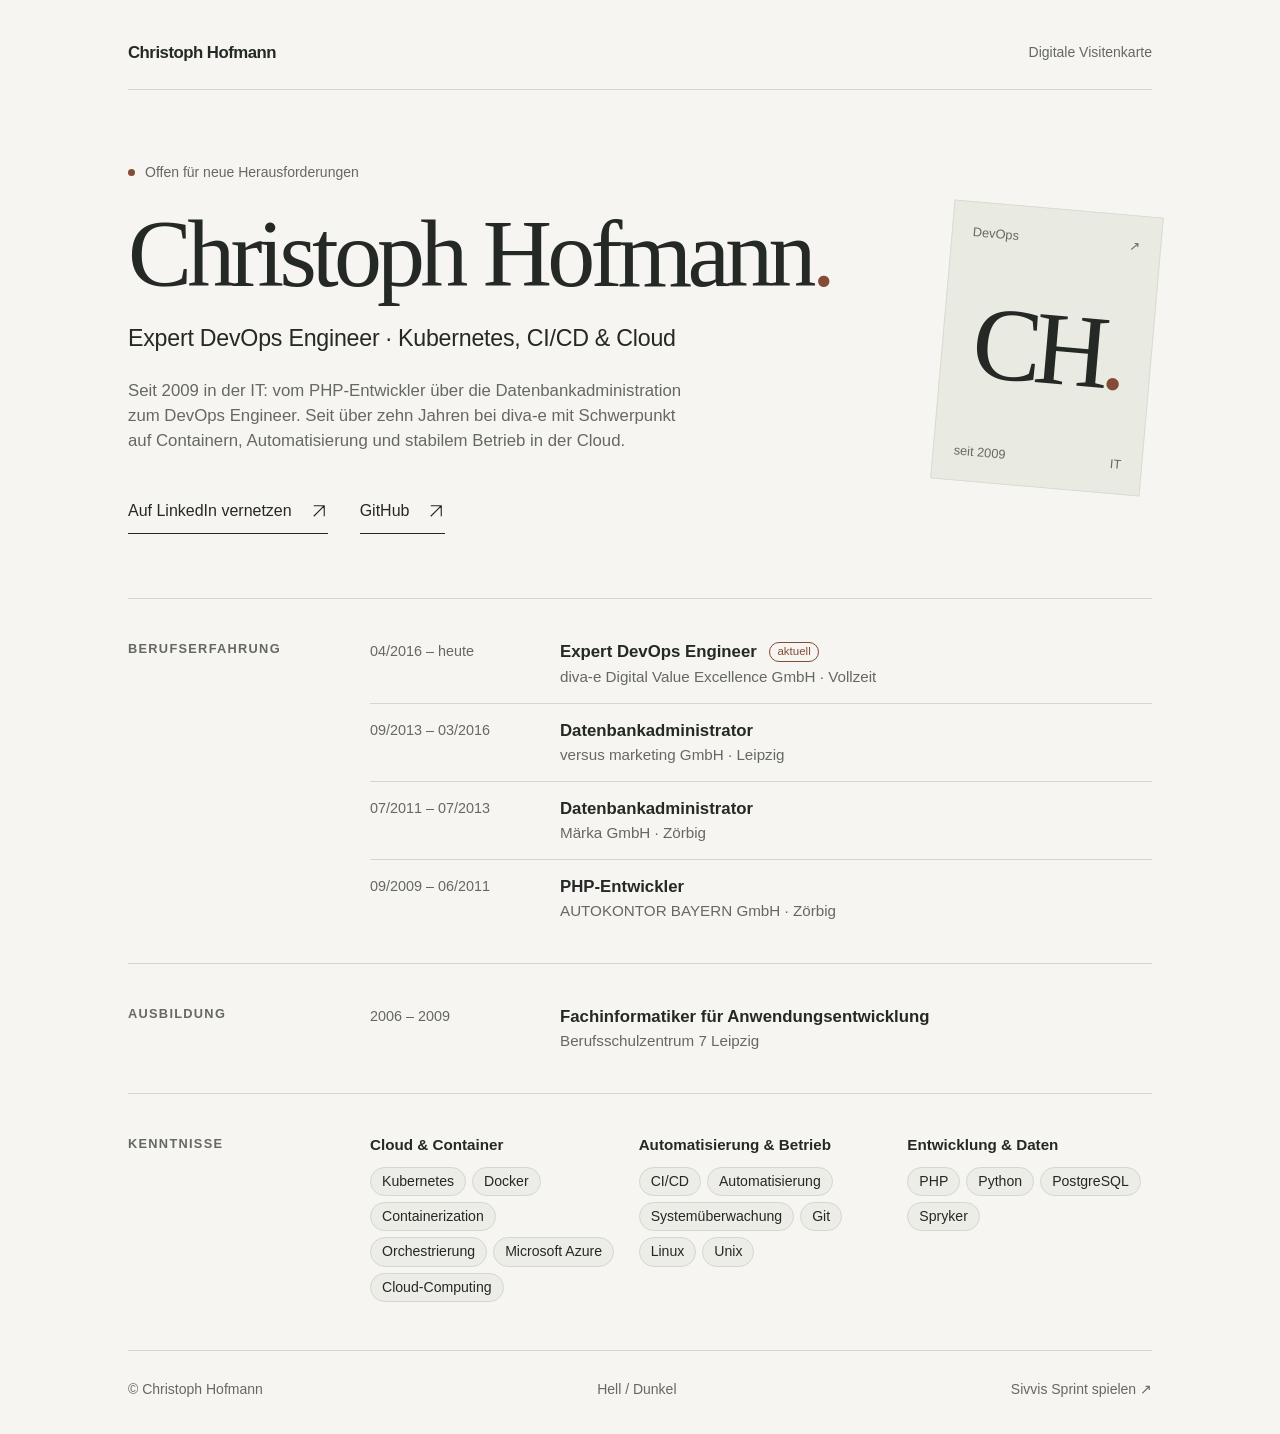
<file: index.html>
<!doctype html>
<html lang="de">
<head>
  <meta charset="utf-8">
  <meta name="viewport" content="width=device-width, initial-scale=1">
  <meta name="theme-color" content="#f6f5f1">
  <meta name="description" content="Christoph Hofmann – Expert DevOps Engineer. Kubernetes, CI/CD, Azure, Automatisierung. Seit 2009 in der IT.">
  <meta property="og:title" content="Christoph Hofmann – Expert DevOps Engineer">
  <meta property="og:description" content="Kubernetes, CI/CD, Azure und Automatisierung. Seit 2009 in der IT.">
  <meta property="og:type" content="profile">
  <meta property="og:url" content="https://itssivvis.github.io/">
  <title>Christoph Hofmann – DevOps Engineer</title>
  <link rel="icon" type="image/svg+xml" href="data:image/svg+xml,%3Csvg xmlns='http://www.w3.org/2000/svg' viewBox='0 0 32 32'%3E%3Crect width='32' height='32' rx='7' fill='%23f6f5f1'/%3E%3Ctext x='3' y='23' font-family='Georgia,serif' font-size='19' fill='%23252925'%3ECH%3C/text%3E%3Ccircle cx='27' cy='22' r='2.5' fill='%23844b36'/%3E%3C/svg%3E">
  <style>
    :root { color-scheme: light dark; --paper: #f6f5f1; --ink: #252925; --muted: #666960; --line: #d5d7ce; --accent: #844b36; --card: #e9ebe3; --card-line: #d8dcd0; --chip: #ecede6; }
    @media (prefers-color-scheme: dark) {
      :root:not([data-theme="light"]) { --paper: #171816; --ink: #ebebe5; --muted: #a0a398; --line: #34362f; --accent: #d08a6c; --card: #23251f; --card-line: #383b33; --chip: #22241f; }
    }
    :root[data-theme="dark"] { --paper: #171816; --ink: #ebebe5; --muted: #a0a398; --line: #34362f; --accent: #d08a6c; --card: #23251f; --card-line: #383b33; --chip: #22241f; }
    * { box-sizing: border-box; }
    body { margin: 0; background: var(--paper); color: var(--ink); font-family: Arial, Helvetica, sans-serif; line-height: 1.5; -webkit-font-smoothing: antialiased; }
    a { color: inherit; }
    a:focus-visible { outline: 2px solid var(--accent); outline-offset: 5px; }
    .page { max-width: 1120px; margin: auto; padding: 40px 48px 28px; }
    .masthead { display: flex; align-items: center; justify-content: space-between; gap: 24px; padding-bottom: 24px; border-bottom: 1px solid var(--line); font-size: .875rem; }
    .wordmark { font-weight: 700; letter-spacing: -.03em; font-size: 1.05rem; }
    .caption { color: var(--muted); }

    .hero { display: grid; grid-template-columns: minmax(0, 1fr) 210px; align-items: center; gap: 48px; padding: 72px 0 64px; }
    .eyebrow { margin: 0 0 22px; font-size: .875rem; color: var(--muted); display: flex; align-items: center; gap: 10px; }
    .eyebrow::before { content: ''; width: 7px; height: 7px; border-radius: 50%; background: var(--accent); }
    h1 { margin: 0 0 18px; font-family: Georgia, 'Times New Roman', serif; font-size: clamp(3rem, 7.5vw, 6.5rem); font-weight: 400; line-height: 1.02; letter-spacing: -.05em; }
    h1 span { color: var(--accent); }
    .role { margin: 0 0 22px; font-size: clamp(1.15rem, 2vw, 1.45rem); letter-spacing: -.01em; }
    .intro { margin: 0; max-width: 560px; color: var(--muted); font-size: 1.05rem; }
    .actions { margin-top: 36px; display: flex; flex-wrap: wrap; gap: 12px 32px; }
    .connect { display: inline-flex; align-items: center; gap: 18px; min-height: 44px; padding: 10px 0; border-bottom: 1px solid var(--ink); text-decoration: none; transition: color .2s, gap .2s; }
    .connect:hover { color: var(--accent); gap: 26px; }
    .connect svg { width: 18px; height: 18px; }

    .print { margin: 0; aspect-ratio: 3 / 4; display: flex; flex-direction: column; justify-content: space-between; padding: 20px; background: var(--card); border: 1px solid var(--card-line); transform: rotate(5deg); }
    .print-top, .print-bottom { font-size: .8rem; display: flex; justify-content: space-between; color: var(--muted); }
    .monogram { font-family: Georgia, 'Times New Roman', serif; font-size: 6.5rem; line-height: .9; letter-spacing: -.07em; align-self: center; }
    .monogram span { color: var(--accent); }

    section.block { display: grid; grid-template-columns: 210px minmax(0, 1fr); gap: 32px; padding: 40px 0; border-top: 1px solid var(--line); }
    h2 { margin: 0; font-size: .8rem; font-weight: 700; text-transform: uppercase; letter-spacing: .1em; color: var(--muted); }
    ol.timeline { list-style: none; margin: 0; padding: 0; }
    .timeline li { display: grid; grid-template-columns: 170px minmax(0, 1fr); gap: 20px; padding: 14px 0; border-bottom: 1px solid var(--line); }
    .timeline li:first-child { padding-top: 0; }
    .timeline li:last-child { border-bottom: 0; padding-bottom: 0; }
    .when { color: var(--muted); font-size: .9rem; font-variant-numeric: tabular-nums; padding-top: 2px; }
    .what strong { display: block; font-size: 1.05rem; font-weight: 700; }
    .what span { color: var(--muted); font-size: .95rem; }
    .current { display: inline-block; margin-left: 8px; font-size: .72rem; font-weight: 400; font-style: normal; color: var(--accent); border: 1px solid currentColor; border-radius: 99px; padding: 0 7px; vertical-align: 2px; }

    .skills { display: grid; grid-template-columns: repeat(3, minmax(0, 1fr)); gap: 24px; }
    .skills h3 { margin: 0 0 10px; font-size: .95rem; font-weight: 700; }
    .chips { display: flex; flex-wrap: wrap; gap: 6px; margin: 0; padding: 0; list-style: none; }
    .chips li { background: var(--chip); border: 1px solid var(--line); border-radius: 99px; padding: 3px 11px; font-size: .88rem; }

    footer { display: flex; align-items: center; justify-content: space-between; flex-wrap: wrap; gap: 8px 24px; border-top: 1px solid var(--line); padding-top: 22px; margin-top: 8px; font-size: .875rem; color: var(--muted); }
    footer a { text-decoration: none; padding: 6px 0; }
    footer a:hover { color: var(--accent); }
    .theme { background: none; border: 0; color: inherit; font: inherit; cursor: pointer; padding: 6px 0; }
    .theme:hover { color: var(--accent); }

    @media (max-width: 860px) {
      .page { padding: 28px 24px 24px; }
      .hero { grid-template-columns: minmax(0, 1fr) 140px; gap: 24px; padding: 56px 0 48px; }
      .monogram { font-size: 4.2rem; }
      .print { padding: 14px; }
      section.block { grid-template-columns: 1fr; gap: 18px; }
      .skills { grid-template-columns: 1fr 1fr; }
    }
    @media (max-width: 560px) {
      .page { padding: 24px 16px; }
      .hero { grid-template-columns: 1fr; padding: 48px 0 40px; }
      .print { display: none; }
      .timeline li { grid-template-columns: 1fr; gap: 2px; }
      .skills { grid-template-columns: 1fr; }
    }
    @media (prefers-reduced-motion: reduce) { * { transition: none !important; } }
    @media print {
      :root { --paper: #fff; --ink: #000; --muted: #444; --line: #ccc; --chip: #fff; }
      .print, .theme, .actions svg { display: none; }
      .hero { grid-template-columns: 1fr; padding: 24px 0; }
      section.block { break-inside: avoid; padding: 20px 0; }
    }
  </style>
</head>
<body>
  <div class="page">
    <header class="masthead"><span class="wordmark">Christoph Hofmann</span><span class="caption">Digitale Visitenkarte</span></header>

    <main>
      <section class="hero" aria-labelledby="name">
        <div>
          <p class="eyebrow">Offen für neue Herausforderungen</p>
          <h1 id="name">Christoph Hofmann<span>.</span></h1>
          <p class="role">Expert DevOps Engineer · Kubernetes, CI/CD &amp; Cloud</p>
          <p class="intro">Seit 2009 in der IT: vom PHP-Entwickler über die Datenbankadministration zum DevOps Engineer. Seit über zehn Jahren bei diva-e mit Schwerpunkt auf Containern, Automatisierung und stabilem Betrieb in der Cloud.</p>
          <div class="actions">
            <a class="connect" href="https://www.linkedin.com/in/christoph-hofmann-973496209">Auf LinkedIn vernetzen<svg viewBox="0 0 24 24" fill="none" stroke="currentColor" stroke-width="1.5" aria-hidden="true"><path d="M5 19 19 5M5 5h14v14"/></svg></a>
            <a class="connect" href="https://github.com/itsSivvis">GitHub<svg viewBox="0 0 24 24" fill="none" stroke="currentColor" stroke-width="1.5" aria-hidden="true"><path d="M5 19 19 5M5 5h14v14"/></svg></a>
          </div>
        </div>
        <div class="print" aria-hidden="true"><div class="print-top"><span>DevOps</span><span>↗</span></div><div class="monogram">CH<span>.</span></div><div class="print-bottom"><span>seit 2009</span><span>IT</span></div></div>
      </section>

      <section class="block" aria-labelledby="exp">
        <h2 id="exp">Berufserfahrung</h2>
        <ol class="timeline">
          <li><span class="when">04/2016 – heute</span><div class="what"><strong>Expert DevOps Engineer <em class="current">aktuell</em></strong><span>diva-e Digital Value Excellence GmbH · Vollzeit</span></div></li>
          <li><span class="when">09/2013 – 03/2016</span><div class="what"><strong>Datenbankadministrator</strong><span>versus marketing GmbH · Leipzig</span></div></li>
          <li><span class="when">07/2011 – 07/2013</span><div class="what"><strong>Datenbankadministrator</strong><span>Märka GmbH · Zörbig</span></div></li>
          <li><span class="when">09/2009 – 06/2011</span><div class="what"><strong>PHP-Entwickler</strong><span>AUTOKONTOR BAYERN GmbH · Zörbig</span></div></li>
        </ol>
      </section>

      <section class="block" aria-labelledby="edu">
        <h2 id="edu">Ausbildung</h2>
        <ol class="timeline">
          <li><span class="when">2006 – 2009</span><div class="what"><strong>Fachinformatiker für Anwendungsentwicklung</strong><span>Berufsschulzentrum 7 Leipzig</span></div></li>
        </ol>
      </section>

      <section class="block" aria-labelledby="skills">
        <h2 id="skills">Kenntnisse</h2>
        <div class="skills">
          <div><h3>Cloud &amp; Container</h3><ul class="chips"><li>Kubernetes</li><li>Docker</li><li>Containerization</li><li>Orchestrierung</li><li>Microsoft Azure</li><li>Cloud-Computing</li></ul></div>
          <div><h3>Automatisierung &amp; Betrieb</h3><ul class="chips"><li>CI/CD</li><li>Automatisierung</li><li>Systemüberwachung</li><li>Git</li><li>Linux</li><li>Unix</li></ul></div>
          <div><h3>Entwicklung &amp; Daten</h3><ul class="chips"><li>PHP</li><li>Python</li><li>PostgreSQL</li><li>Spryker</li></ul></div>
        </div>
      </section>
    </main>

    <footer><span>© Christoph Hofmann</span><button class="theme" id="theme" type="button">Hell / Dunkel</button><a href="./Game/">Sivvis Sprint spielen ↗</a></footer>
  </div>
  <script>
    (function () {
      var root = document.documentElement;
      try { var t = localStorage.getItem('theme'); if (t) root.dataset.theme = t; } catch (e) {}
      document.getElementById('theme').addEventListener('click', function () {
        var dark = root.dataset.theme ? root.dataset.theme === 'dark' : matchMedia('(prefers-color-scheme: dark)').matches;
        root.dataset.theme = dark ? 'light' : 'dark';
        try { localStorage.setItem('theme', root.dataset.theme); } catch (e) {}
      });
    })();
  </script>
</body>
</html>
</file>
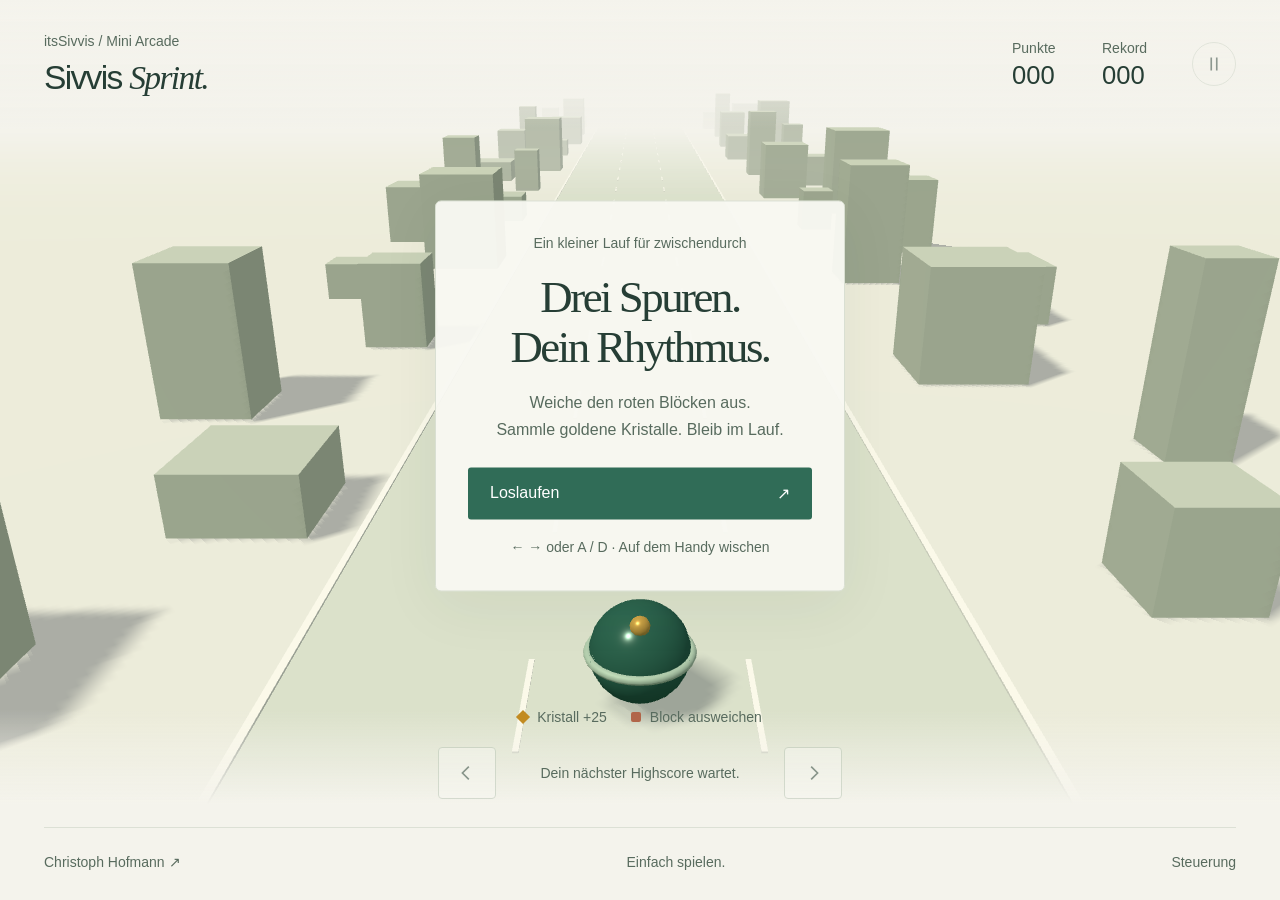
<file: game/index.html>
<!doctype html>
<html lang="de"><head><meta charset="utf-8"><meta name="robots" content="noindex"><title>Weiterleitung</title>
<meta http-equiv="refresh" content="0; url=../Game/"><link rel="canonical" href="../Game/"></head>
<body><a href="../Game/">Weiter</a></body></html>
</file>
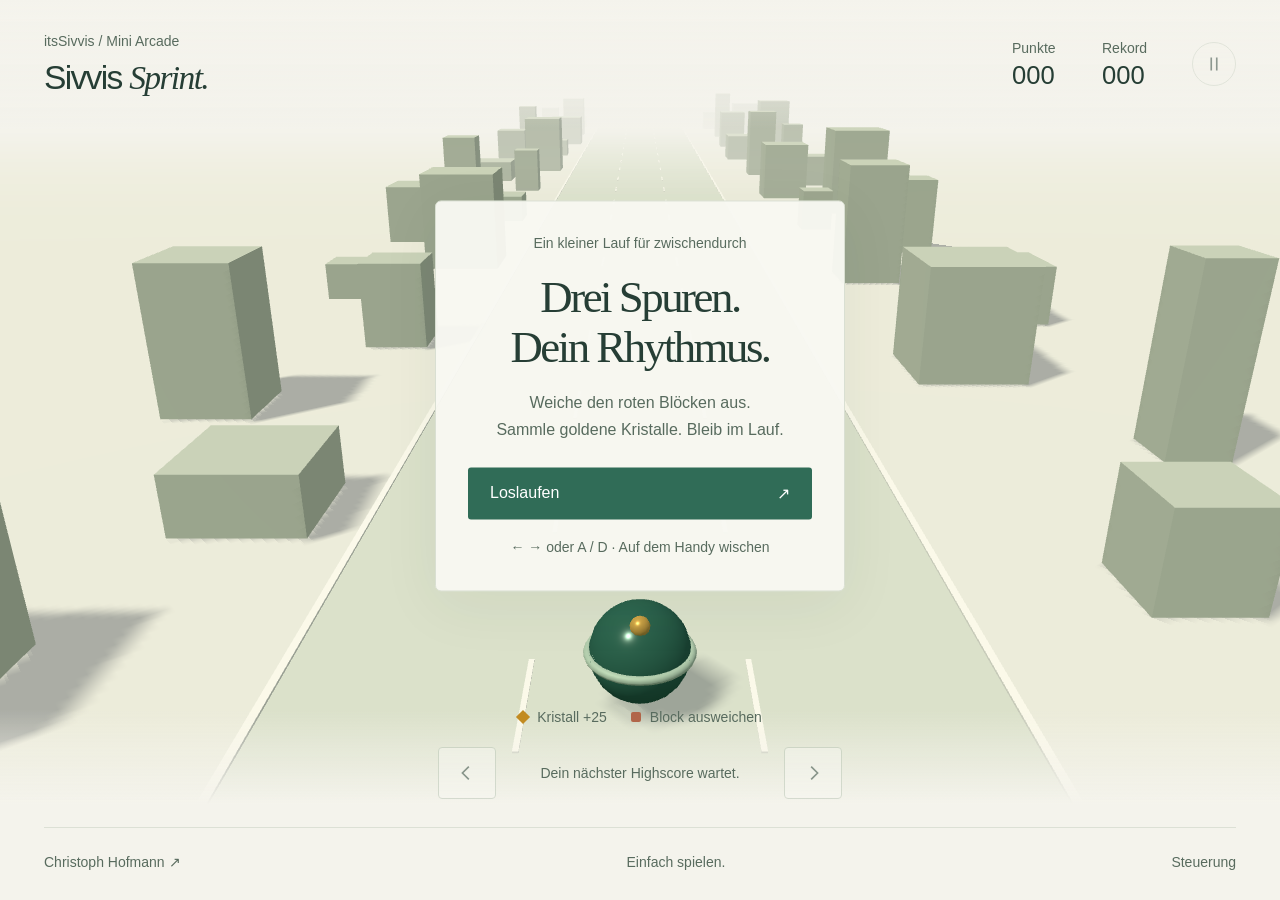
<file: Game/index.html>
<!doctype html>
<html lang="de">
<head>
  <meta charset="utf-8">
  <meta name="viewport" content="width=device-width, initial-scale=1, viewport-fit=cover">
  <meta name="theme-color" content="#f4f3ec">
  <meta name="description" content="Sivvis Sprint: ein kleines 3D-Spiel. Weiche Hindernissen aus, sammle Kristalle und knacke deinen Rekord.">
  <meta property="og:title" content="Sivvis Sprint">
  <meta property="og:description" content="Drei Spuren. Ein Lauf. Wie weit kommst du?">
  <title>Sivvis Sprint · 3D-Minispiel</title>
  <link rel="icon" type="image/svg+xml" href="data:image/svg+xml,%3Csvg xmlns='http://www.w3.org/2000/svg' viewBox='0 0 32 32'%3E%3Crect width='32' height='32' rx='8' fill='%23f4f3ec'/%3E%3Cpath d='M16 4 27 16 16 28 5 16Z' fill='%23306c57'/%3E%3Ccircle cx='16' cy='16' r='4' fill='%23e9ba55'/%3E%3C/svg%3E">
  <link rel="stylesheet" href="./style.css">
</head>
<body>
  <main class="game" aria-label="Sivvis Sprint">
    <div id="scene" role="img" aria-label="3D-Parcours mit drei Spuren, goldenen Kristallen und roten Hindernissen"></div>
    <header class="topbar">
      <div class="brand"><span class="byline">itsSivvis / Mini Arcade</span><h1>Sivvis <em>Sprint.</em></h1></div>
      <div class="stats" aria-label="Spielstand"><div><span>Punkte</span><strong id="score">000</strong></div><div class="record"><span>Rekord</span><strong id="best">000</strong></div><button id="pause" class="icon-button" aria-label="Spiel pausieren" title="Pause (P)" disabled><svg viewBox="0 0 24 24" aria-hidden="true"><path d="M9 5v14M15 5v14"/></svg></button></div>
    </header>
    <section id="panel" class="panel" aria-labelledby="panel-title">
      <span class="panel-kicker" id="panel-kicker">Ein kleiner Lauf für zwischendurch</span>
      <h2 id="panel-title">Drei Spuren.<br>Dein Rhythmus.</h2>
      <p id="panel-description">Weiche den roten Blöcken aus.<br>Sammle goldene Kristalle. Bleib im Lauf.</p>
      <button id="start" class="primary" disabled>Spiel lädt … <span aria-hidden="true">↗</span></button>
      <span class="panel-tip" id="panel-tip">← → oder A / D · Auf dem Handy wischen</span>
    </section>
    <div class="bottom-area">
      <div class="legend"><span><i class="gem"></i>Kristall +25</span><span><i class="block"></i>Block ausweichen</span></div>
      <div class="controls" aria-label="Steuerung"><button id="left" class="steer" aria-label="Eine Spur nach links" disabled><svg viewBox="0 0 24 24" aria-hidden="true"><path d="m14 5-7 7 7 7"/></svg></button><span id="control-hint">Dein nächster Highscore wartet.</span><button id="right" class="steer" aria-label="Eine Spur nach rechts" disabled><svg viewBox="0 0 24 24" aria-hidden="true"><path d="m10 5 7 7-7 7"/></svg></button></div>
      <footer><a href="../">Christoph Hofmann ↗</a><span>Einfach spielen.</span><button id="help" class="text-button" aria-expanded="false" aria-controls="help-text">Steuerung</button></footer>
      <div id="help-text" class="help" hidden>Pfeiltasten oder A / D: Spur wechseln. Wischen oder Pfeil-Schaltflächen: auf dem Handy steuern. P oder Escape: Pause. Leertaste: starten oder fortsetzen. Dein Rekord bleibt nur in diesem Browser gespeichert.</div>
    </div>
    <p id="announcement" class="sr-only" role="status" aria-live="polite"></p>
    <noscript><div class="no-script">Zum Spielen bitte JavaScript aktivieren.</div></noscript>
  </main>
  <script type="module" src="./game.js"></script>
</body>
</html>
</file>
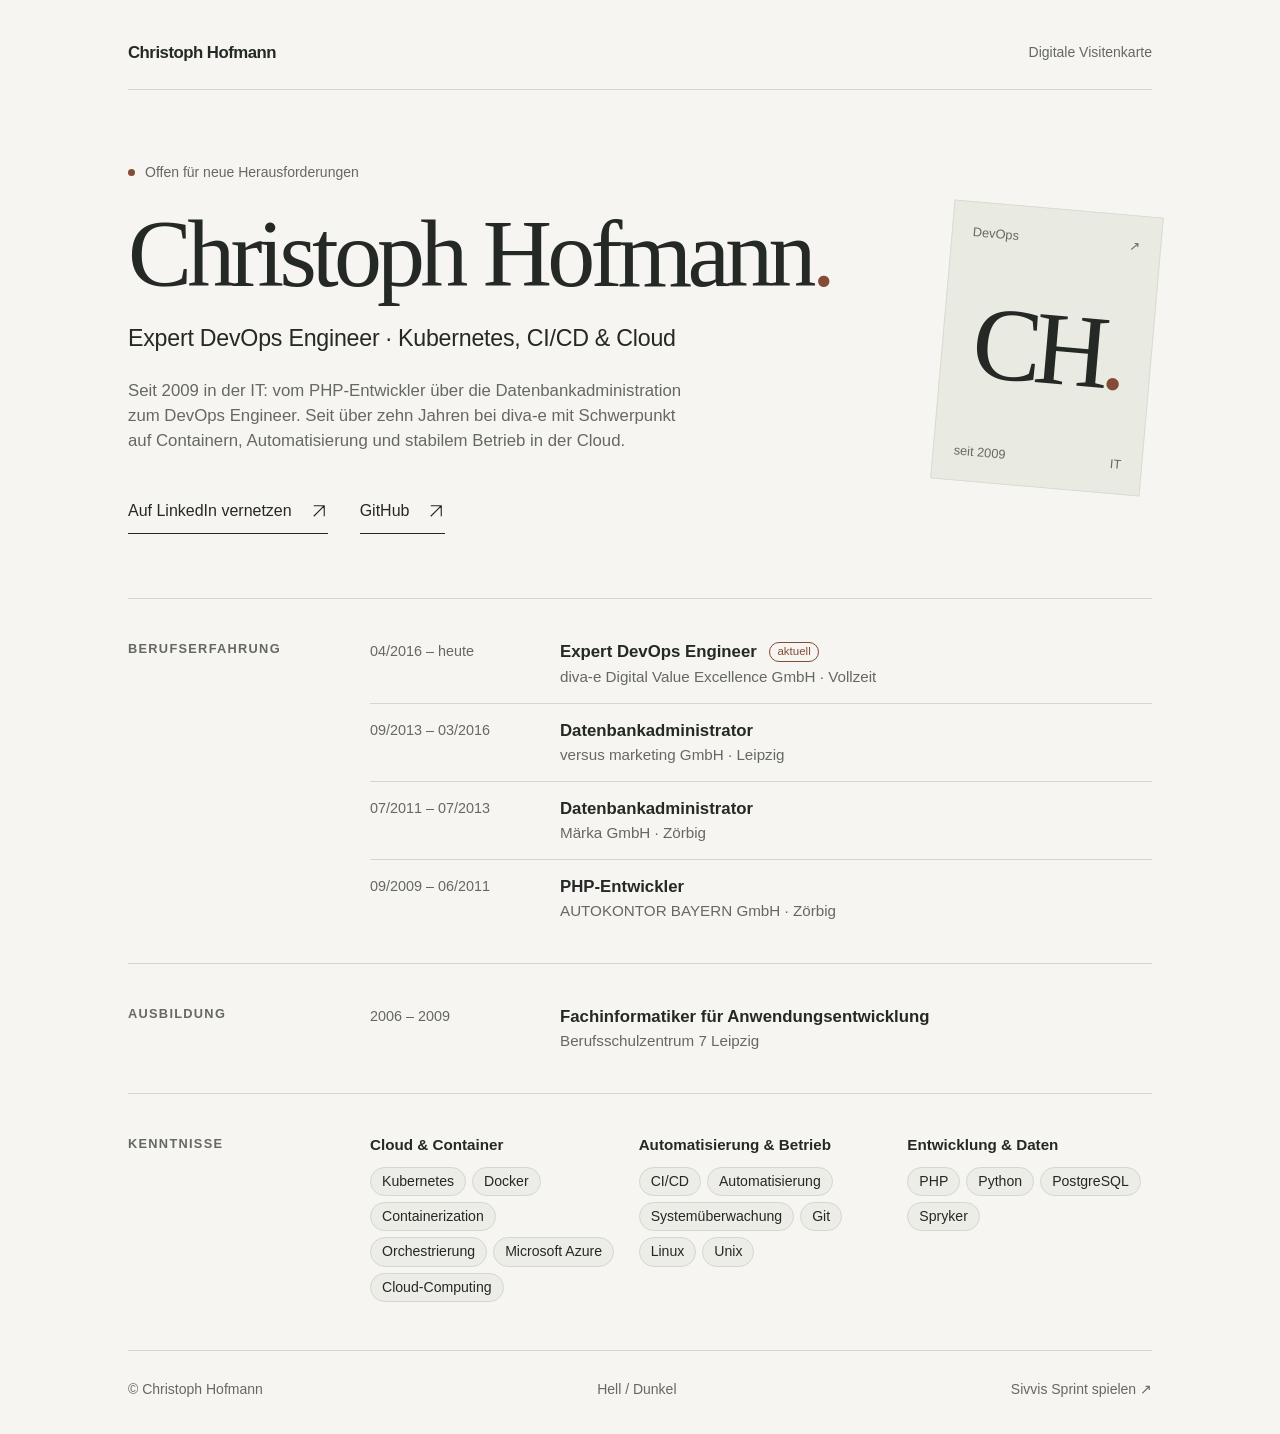
<file: visitenkarte/index.html>
<!doctype html>
<html lang="de"><head><meta charset="utf-8"><meta name="robots" content="noindex"><title>Weiterleitung</title>
<meta http-equiv="refresh" content="0; url=../"><link rel="canonical" href="../"></head>
<body><a href="../">Weiter</a></body></html>
</file>
<file: Game/style.css>
:root { color-scheme: light; --paper:#f4f3ec; --ink:#263e35; --muted:#586b5e; --green:#306c57; --line:#cdd4c7; }
* { box-sizing:border-box; }
html,body { margin:0; min-height:100%; }
body { background:var(--paper); color:var(--ink); font-family:Arial,Helvetica,sans-serif; -webkit-font-smoothing:antialiased; }
button,a { -webkit-tap-highlight-color:transparent; }
button { font:inherit; cursor:pointer; color:inherit; }
button:disabled { opacity:.5; cursor:default; }
button:focus-visible,a:focus-visible { outline:3px solid var(--green); outline-offset:5px; }
button svg { width:22px; height:22px; fill:none; stroke:currentColor; stroke-width:1.8; }
.game { min-height:max(680px,calc(80rem - 700px)); height:100svh; position:relative; overflow:hidden; }
#scene { position:absolute; inset:0; touch-action:pan-y; }
#scene canvas { display:block; width:100%; height:100%; }
.topbar { position:absolute; top:0; left:0; right:0; padding:32px 44px; display:flex; flex-wrap:wrap; justify-content:space-between; gap:24px; pointer-events:none; background:linear-gradient(var(--paper), transparent); }
.byline { font-size:.875rem; color:var(--muted); }
h1 { font-size:2.1rem; line-height:1.1; letter-spacing:-.05em; margin:10px 0 0; font-weight:400; }
h1 em { font-family:Georgia,'Times New Roman',serif; font-weight:400; }
.stats { display:flex; gap:28px; align-items:center; }
.stats div { display:flex; flex-direction:column; gap:7px; min-width:62px; }
.stats span { font-size:.875rem; color:var(--muted); }
.stats strong { font-size:1.6rem; line-height:1; font-weight:400; font-variant-numeric:tabular-nums; }
.icon-button { pointer-events:auto; width:44px; height:44px; border:1px solid var(--line); background:#f4f3eccc; border-radius:50%; display:grid; place-items:center; }
.icon-button:hover:not(:disabled) { background:white; }
.panel { position:absolute; top:44%; left:50%; transform:translate(-50%,-50%); width:min(410px,calc(100% - 40px)); padding:32px; background:#f8f8f2f5; border:1px solid #d9dfd2; border-radius:6px; text-align:center; box-shadow:0 14px 60px #263e3510; }
.panel[hidden] { display:none; }
.panel-kicker { color:var(--muted); font-size:.875rem; line-height:1.5; }
h2 { font-family:Georgia,'Times New Roman',serif; font-size:2.8rem; line-height:1.12; font-weight:400; letter-spacing:-.055em; margin:18px 0; overflow-wrap:anywhere; }
.panel p { color:var(--muted); font-size:1rem; line-height:1.65; margin:0 0 24px; }
.primary { display:flex; align-items:center; justify-content:space-between; width:100%; min-height:52px; padding:16px 22px; color:#fff; background:var(--green); border:0; border-radius:3px; font-size:1rem; }
.primary:hover:not(:disabled) { background:#255642; }
.panel-tip { display:block; font-size:.875rem; line-height:1.5; margin-top:18px; color:var(--muted); }
.bottom-area { position:absolute; bottom:0; left:0; right:0; padding:0 44px max(22px,env(safe-area-inset-bottom)); background:linear-gradient(transparent,var(--paper) 50%); pointer-events:none; }
.legend { display:flex; justify-content:center; gap:24px; font-size:.875rem; color:var(--muted); margin-bottom:22px; }
.legend span { display:flex; align-items:center; gap:9px; }
.legend i { width:10px; height:10px; display:inline-block; }
.gem { background:#c28b21; transform:rotate(45deg); }
.block { background:#b16549; border-radius:2px; }
.controls { display:flex; align-items:center; justify-content:center; gap:24px; margin-bottom:28px; }
.controls span { font-size:.875rem; text-align:center; color:var(--muted); min-width:240px; }
.steer { pointer-events:auto; width:58px; height:52px; background:#f8f8f2e8; border:1px solid #b6c3b3; border-radius:4px; display:grid; place-items:center; touch-action:manipulation; }
.steer:active:not(:disabled) { background:#dbe8d8; }
footer { display:flex; justify-content:space-between; align-items:center; gap:24px; padding-top:18px; border-top:1px solid #cdd4c799; font-size:.875rem; color:var(--muted); }
footer a,footer button { pointer-events:auto; }
footer a { text-decoration:none; color:inherit; }
.text-button { border:0; background:none; padding:8px 0; font-size:.875rem; }
.help { pointer-events:auto; max-width:620px; padding:16px 0 0; margin-left:auto; color:var(--muted); font-size:.875rem; line-height:1.5; }
.sr-only { position:absolute; width:1px; height:1px; padding:0; margin:-1px; overflow:hidden; clip:rect(0,0,0,0); white-space:nowrap; border:0; }
.no-script { position:absolute; inset:25%; padding:32px; background:white; }
@media (max-width:700px) { .topbar { padding:24px; gap:12px; } .byline { font-size:.875rem; } h1 { font-size:1.8rem; } .stats { gap:14px; align-items:flex-start; } .stats div { min-width:42px; } .stats strong { font-size:1.4rem; } .stats .record { display:none; } .icon-button { width:40px; height:40px; } .bottom-area { padding-left:24px; padding-right:24px; } .controls { gap:18px; margin-bottom:22px; } .controls span { min-width:0; max-width:145px; line-height:1.5; } .legend { gap:20px; } .panel { top:43%; padding:26px; } h2 { font-size:2.4rem; } footer { gap:12px; } footer>span { display:none; } }
@media (max-height:600px) and (min-width:700px) { .game { min-height:480px; } .topbar { padding:16px 32px; } .panel { top:48%; padding:18px 28px; width:370px; } .panel-kicker,.panel-tip { display:none; } h2 { font-size:2rem; margin:0 0 12px; } .panel p { margin-bottom:12px; } .legend { display:none; } .bottom-area { padding-bottom:12px; } .controls { margin-bottom:8px; } footer { padding-top:6px; } }
@media (prefers-reduced-motion:reduce) { * { scroll-behavior:auto; } }
</file>
